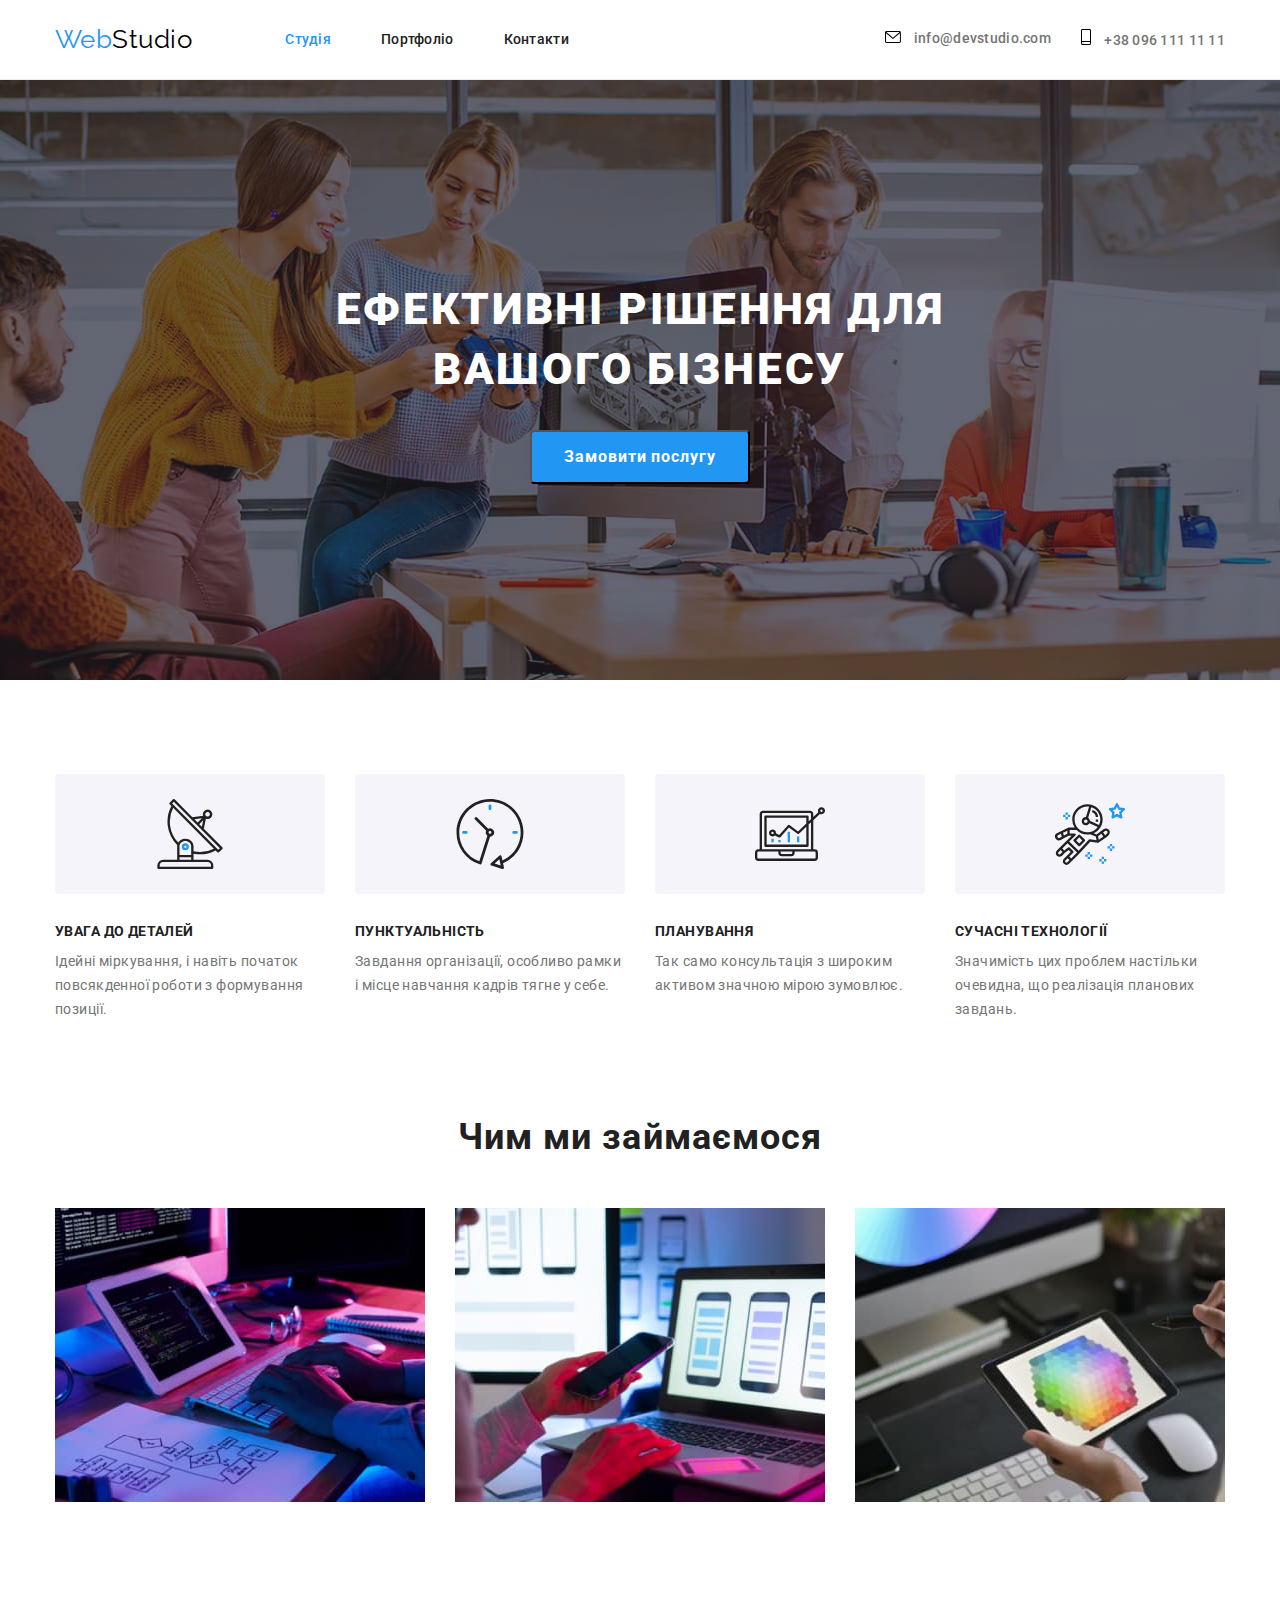
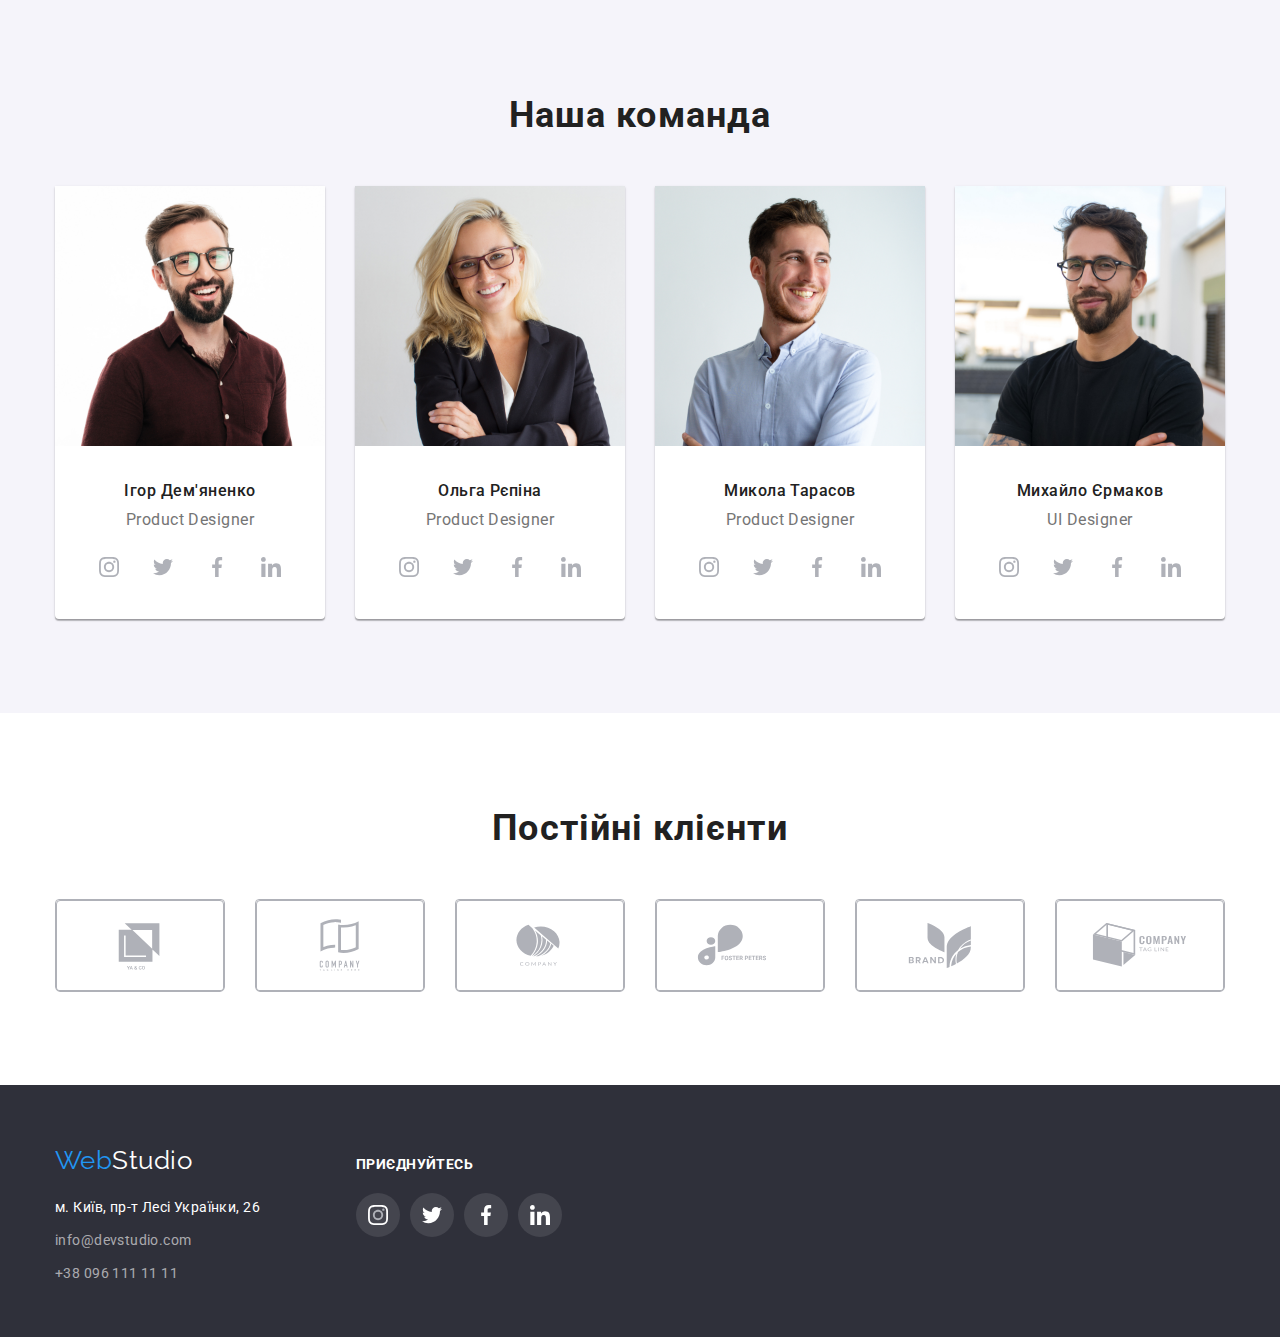
<file: index.html>
<!DOCTYPE html>
<html lang="uk">
    <head>
        <meta charset="UTF-8" />
        <meta http-equiv="X-UA-Compatible" content="IE=edge" />
        <meta name="viewport" content="width=device-width, initial-scale=1.0" />
        <title>Document</title>
        <link href="https://fonts.googleapis.com/css2?family=Raleway:wght@700&family=Roboto:wght@400;500;700;900&display=swap" rel="stylesheet" />
        <link rel="stylesheet" href="https://cdnjs.cloudflare.com/ajax/libs/modern-normalize/1.1.0/modern-normalize.min.css" />
        <link rel="stylesheet" href="./css/styles.css" />
    </head>
    <body class="page">
        <header class="page-header">
            <div class="container header-links">         
                <a href="/" class="decoration logo">
                    <span class="logo-one">Web</span><span class="logo-two">Studio</span>
                </a>
                <nav>
                <ul class="site-nav list">
                    <li class="item"><a href="./index.html" class="link current">Студія</a></li>
                    <li class="item"><a href="./portfolio.html" class="link">Портфоліо</a></li>
                    <li class="item"><a href="" class="link" >Контакти</a></li>
                </ul>
            </nav>
            <ul class="contacts list">
                <li class="item">
                    <a class="link" href="#" aria-label="mail">
                        <svg class="icon" width="16" height="12"> 
                        <use href="./images/symbol-defs.svg#icon-icon-mail-1"></use>
                        </svg> 
                        info@devstudio.com</a></li>
                <li class="item"> 
                    <a class="link" href="#" aria-label="telephone">
                        <svg class="icon" width="10" height="16"> 
                         <use href="./images/symbol-defs.svg#icon-icon-smartphone-1"></use>
                        </svg> 
                        +38 096 111 11 11</a></li>
                    </ul>
        </div>
        </header>
        <main>
            <!--Шапка сайту-->
        
                <section class="hero">
                    <div class="container"> 
                    <h1 class="hero-title">Ефективні рішення для вашого бізнесу</h1>
                    <button type="button" class="button primary">Замовити послугу</button>
                </div>
                </section>
            
            <!--Основні акценти-->
            <section class="section">
                <div class="container">
            <!-- <h2 class="section-title" Постійні пріорітети</h2>     -->
      
                <ul class="priority list">
                    <li class="priority-item icon-attantion">
                        <div class="upper">
                        <svg class="priority-icon" width="70" height="70"> 
                            <use href="./images/symbol-defs.svg#icon-antenna-1"></use>
                           </svg> 

                        </div>
                        <h3 class="title">УВАГА ДО ДЕТАЛЕЙ</h3>
                        <p class="text">
                            Ідейні міркування, і навіть початок повсякденної
                            роботи з формування позиції.
                        </p>
                    </li>
                    <li class="priority-item icon-intime">
                        <div class="upper">
                            <svg class="priority-icon" width="70" height="70"> 
                                <use href="./images/symbol-defs.svg#icon-clock-1"></use>
                               </svg> 
    
                            </div>
                        <h3 class="title">ПУНКТУАЛЬНІСТЬ</h3>
                        <p class="text">
                            Завдання організації, особливо рамки і місце
                            навчання кадрів тягне у себе.
                        </p>
                    </li>
                    <li class="priority-item icon-planning" >
                        <div class="upper">
                            <svg class="priority-icon" width="70" height="70"> 
                                <use href="./images/symbol-defs.svg#icon-diagram-1"></use>
                               </svg> 
    
                            </div>
                        <h3 class="title">ПЛАНУВАННЯ</h3>
                        <p class="text">
                            Так само консультація з широким активом значною
                            мірою зумовлює.
                        </p>
                    </li>
                    <li class="priority-item icon-approach">
                        <div class="upper">
                            <svg class="priority-icon" width="70" height="70"> 
                                <use href="./images/symbol-defs.svg#icon-astronaut-1"></use>
                               </svg> 
    
                            </div>
                        <h3 class="title">СУЧАСНІ ТЕХНОЛОГІЇ</h3>
                        <p class="text">
                            Значимість цих проблем настільки очевидна, що
                            реалізація планових завдань.
                        </p>
                    </li>
                </ul>
            </div>
            </section>
            <!--Напрямки діяльності-->
            <section class="section direction">
                <div class="container"> 
                <h2 class="section-title">Чим ми займаємося</h2>
                <ul class="image-list list">
                    <li class="image-item">
                        <img 
                            src="./images/img-operation-1.jpg"
                            alt="вид діяльності 1"
                            width="370"
                        />
                    </li>

                    <li class="image-item">
                        <img
                            src="./images/img-operation-2.jpg"
                            alt="вид діяльності 2"
                            width="370"
                        />
                    </li>

                    <li class="image-item">
                        <img
                            src="./images/img-operation-3.jpg"
                            alt="вид діяльності 3"
                            width="370"
                        />
                    </li>
                </ul>
            </div>
            </section>
            <!--Наша команда-->

            <section class="section shadow">
                <div class="container">
                <h2 class="section-title">Наша команда</h2>
                <ul class="personal list">
                    <li class="personal-card">
                        <img
                            src="./images/img1.jpg"
                            alt="фото Ігор Дем'яненко"
                            width="270"
                        />
                        <div class="personal-data">
                        <h3 class="name">Ігор Дем'яненко</h3>
                        <p class="position">Product Designer</p>
                        <ul class="social-links list">
                            <li>
                                <a class="link-svg" href="#" aria-label="Instagram">
                                <svg class="icon-socials" width="20" height="20"> 
                                    <use href="./images/symbol-defs.svg#icon-instagram-2"></use>
                                   </svg></a>
                            </li>
                            <li>
                                <a class="link-svg" href="#" aria-label="Instagram">
                                <svg class="icon-socials" width="20" height="20"> 
                                    <use href="./images/symbol-defs.svg#icon-twitter-1"></use>
                                   </svg></a>
                            </li>
                            <li>
                                <a class="link-svg" href="#" aria-label="Instagram">
                                <svg class="icon-socials" width="20" height="20"> 
                                    <use href="./images/symbol-defs.svg#icon-facebook-1"></use>
                                   </svg></a>
                            </li>
                            <li>
                                <a class="link-svg" href="#" aria-label="Instagram">
                                <svg class="icon-socials" width="20" height="20"> 
                                    <use href="./images/symbol-defs.svg#icon-linkedin-1"></use>
                                   </svg></a>
                            </li>
                        </ul>
                    </div>
                    </li>
                    <li class="personal-card">
                        <img
                            src="./images/img2.jpg"
                            alt="фото Ольга Рєпіна"
                            width="270"
                        />
                        <div class="personal-data">
                        <h3 class="name" >Ольга Рєпіна</h3>
                        <p class="position">Product Designer</p>
                        <ul class="social-links list">
                            <li class="">
                                <a class="link-svg" href="#" aria-label="Instagram">
                                <svg class="icon-socials" width="20" height="20"> 
                                    <use href="./images/symbol-defs.svg#icon-instagram-2"></use>
                                   </svg></a>
                            </li>
                            <li class="">
                                <a class="link-svg" href="#" aria-label="Instagram">
                                <svg class="icon-socials" width="20" height="20"> 
                                    <use href="./images/symbol-defs.svg#icon-twitter-1"></use>
                                   </svg></a>
                            </li>
                            <li class="">
                                <a class="link-svg" href="#" aria-label="Instagram">
                                <svg class="icon-socials" width="20" height="20"> 
                                    <use href="./images/symbol-defs.svg#icon-facebook-1"></use>
                                   </svg></a>
                            </li>
                            <li class="">
                                <a class="link-svg" href="#" aria-label="Instagram">
                                <svg class="icon-socials" width="20" height="20"> 
                                    <use href="./images/symbol-defs.svg#icon-linkedin-1"></use>
                                   </svg></a>
                            </li>
                        </ul>
                        </div>
                    </li>
                    <li class="personal-card">
                        <img
                            src="./images/img3.jpg"
                            alt="фото Микола Тарасов"
                            width="270"
                        />
                        <div class="personal-data">
                        <h3 class="name">Микола Тарасов</h3>
                        <p class="position">Product Designer</p>
                        <ul class="social-links list">
                            <li>
                                <a class="link-svg" href="#" aria-label="Instagram">
                                <svg class="icon-socials" width="20" height="20"> 
                                    <use href="./images/symbol-defs.svg#icon-instagram-2"></use>
                                   </svg></a>
                            </li>
                            <li>
                                <a class="link-svg" href="#" aria-label="Instagram">
                                <svg class="icon-socials" width="20" height="20"> 
                                    <use href="./images/symbol-defs.svg#icon-twitter-1"></use>
                                   </svg></a>
                            </li>
                            <li>
                                <a class="link-svg" href="#" aria-label="Instagram">
                                <svg class="icon-socials" width="20" height="20"> 
                                    <use href="./images/symbol-defs.svg#icon-facebook-1"></use>
                                   </svg></a>
                            </li>
                            <li>
                                <a class="link-svg" href="#" aria-label="Instagram">
                                <svg class="icon-socials" width="20" height="20"> 
                                    <use href="./images/symbol-defs.svg#icon-linkedin-1"></use>
                                   </svg></a>
                            </li>
                        </ul>
                    </div>
                    </li>
                    <li class="personal-card">
                        <img
                            src="./images/img4.jpg"
                            alt="фото Михайло Єрмаков"
                            width="270"
                        />
                        <div class="personal-data">
                        <h3 class="name">Михайло Єрмаков</h3>
                        <p class="position">UI Designer</p>
                        <ul class="social-links list">
                            <li>
                                <a class="link-svg" href="#" aria-label="Instagram">
                                <svg class="icon-socials" width="20" height="20"> 
                                    <use href="./images/symbol-defs.svg#icon-instagram-2"></use>
                                   </svg></a>
                            </li>
                            <li>
                                <a class="link-svg" href="#" aria-label="Instagram">
                                <svg class="icon-socials" width="20" height="20"> 
                                    <use href="./images/symbol-defs.svg#icon-twitter-1"></use>
                                   </svg></a>
                            </li>
                            <li>
                                <a class="link-svg" href="#" aria-label="Instagram">
                                <svg class="icon-socials" width="20" height="20"> 
                                    <use href="./images/symbol-defs.svg#icon-facebook-1"></use>
                                   </svg></a>
                            </li>
                            <li>
                                <a class="link-svg" href="#" aria-label="Instagram">
                                <svg class="icon-socials" width="20" height="20"> 
                                    <use href="./images/symbol-defs.svg#icon-linkedin-1"></use>
                                   </svg></a>
                            </li>
                        </ul>
                    </div>
                    </li>
                </ul>
                </div>
            </section>
            <!--Постійні клієнти-->
            <section class="section clients">
                <div class="container"> 
                <h2 class="section-title">Постійні клієнти</h2>
                <ul class="clients-list list">
                    <li class="client">
                        <a class="client-site" href="#" aria-label="Client1">
                        <svg class="client-icon" width="106" height="60"> 
                            <use href="./images/symbol-defs.svg#icon-client1"></use>
                           </svg></a>
                    </li>
                    <li class="client">
                        <a class="client-site" href="#" aria-label="Client2">
                        <svg class="client-icon" width="106" height="60"> 
                         <use href="./images/symbol-defs.svg#icon-client2"></use>
                        </svg></a> 
                    </li>

                    <li class="client">
                        <a class="client-site" href="#" aria-label="Client3">
                        <svg class="client-icon" width="106" height="60"> 
                         <use href="./images/symbol-defs.svg#icon-client3"></use>
                        </svg></a> 
                    </li>
                    <li class="client">
                        <a class="client-site" href="#" aria-label="Client4">
                        <svg class="client-icon" width="106" height="60"> 
                         <use href="./images/symbol-defs.svg#icon-client4"></use>
                        </svg></a> 
                    </li>
                    <li class="client">
                        <a class="client-site" href="#" aria-label="Client5">
                        <svg class="client-icon" width="106" height="60"> 
                         <use href="./images/symbol-defs.svg#icon-client5"></use>
                        </svg></a> 
                    </li>
                    <li class="client">
                        <a class="client-site" href="#" aria-label="Client6">
                        <svg class="client-icon" width="106" height="60"> 
                         <use href="./images/symbol-defs.svg#icon-client6"></use>
                        </svg></a> 
                    </li>
                </ul>
            </div>
            </section>   
        </main>
        <!--футер-->
        <footer class="footer">
            <div class="container footer-content-info">
                <div class="logo-address">
                <a href="/" class="logo decoration ">
                   <span class="logo-one">Web</span><span class="logo-three">Studio</span>
                </a>
               
                <address>
                    <ul class="address list">
                    <li><a href="/" class="post-address decoration">м. Київ, пр-т Лесі Українки, 26</a></li>
                    <li class="contact"><a href="mailto:info@devstudio.com" class="contact decoration">info@devstudio.com</a></li>
                    <li class="contact"><a href="tel:+38096111111" class="contact decoration">+38 096 111 11 11</a></li>
                </ul>
                </address>
            </div>
                <div class="socials">
                    <h3 class="caption">приєднуйтесь</h3>
                    <ul class="link-list list">
                        <li>
                            <a class="link-svg-footer" href="#" aria-label="Instagram">
                            <svg class="icon-socials" width="20" height="20"> 
                                <use href="./images/symbol-defs.svg#icon-instagram-2"></use>
                               </svg></a>
                        </li>
                        <li>
                            <a class="link-svg-footer" href="#" aria-label="Instagram">
                            <svg class="icon-socials" width="20" height="20"> 
                                <use href="./images/symbol-defs.svg#icon-twitter-1"></use>
                               </svg></a>
                        </li>
                        <li>
                            <a class="link-svg-footer" href="#" aria-label="Instagram">
                            <svg class="icon-socials" width="20" height="20"> 
                                <use href="./images/symbol-defs.svg#icon-facebook-1"></use>
                               </svg></a>
                        </li>
                        <li>
                            <a class="link-svg-footer" href="#" aria-label="Instagram">
                            <svg class="icon-socials" width="20" height="20"> 
                                <use href="./images/symbol-defs.svg#icon-linkedin-1"></use>
                               </svg></a>
                        </li>
                    </ul>
                </div>
            </div>
        
        </footer>
    </body>
</html>
</file>
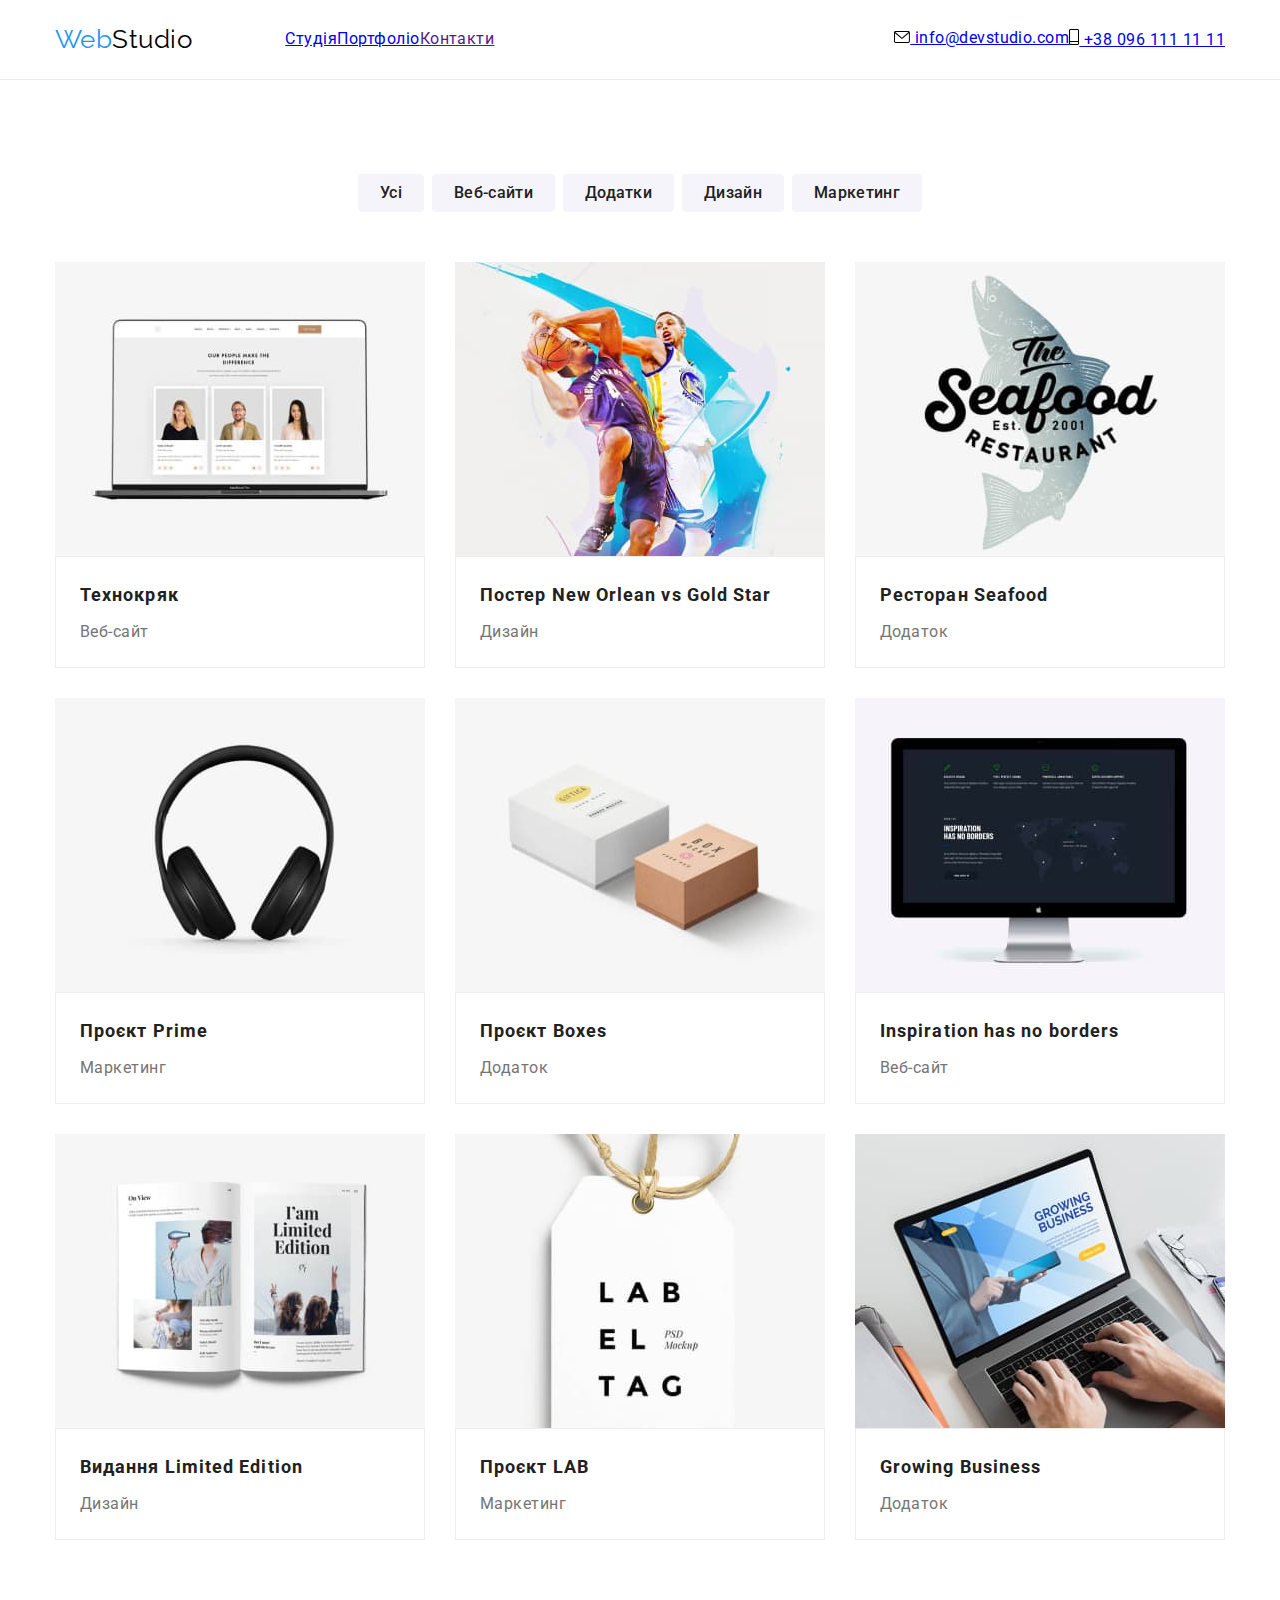
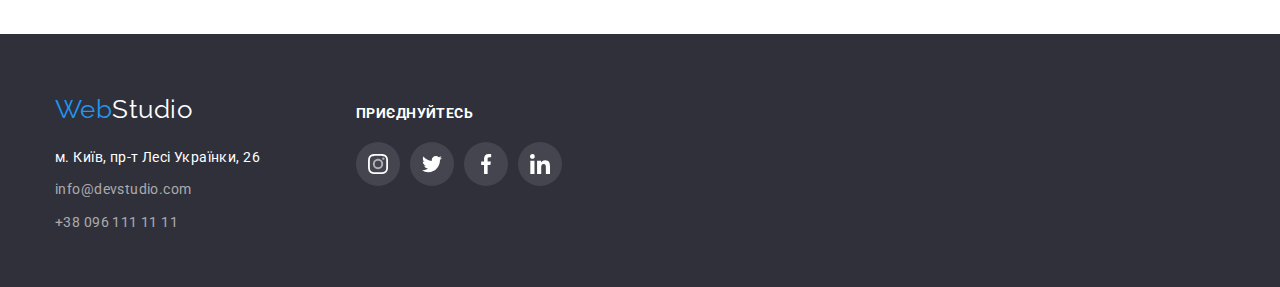
<file: portfolio.html>
<!DOCTYPE html>
<html lang="uk">
    <head>
        <meta charset="UTF-8" />
        <meta http-equiv="X-UA-Compatible" content="IE=edge" />
        <meta name="viewport" content="width=device-width, initial-scale=1.0" />
        <title>Document</title>
        <link href="https://fonts.googleapis.com/css2?family=Raleway:wght@700&family=Roboto:wght@400;500;700;900&display=swap" rel="stylesheet" />
        <link rel="stylesheet" href="https://cdnjs.cloudflare.com/ajax/libs/modern-normalize/1.1.0/modern-normalize.min.css" />
        <link rel="stylesheet" href="./css/styles.css" />
    </head>
    <body class="page">
         <header class="page-header">
            <div class="container header-links">         
                <a href="/" class="decoration logo">
                    <span class="logo-one">Web</span><span class="logo-two">Studio</span>
                </a>
                <nav>
                <ul class="site-nav list">
                    <li class="item-chapter"><a href="./index.html" class="link-chapter">Студія</a></li>
                    <li class="item-chapter"><a href="./portfolio.html" class="link-chapter current">Портфоліо</a></li>
                    <li class="item-chapter"><a href="" class="link-chapter" >Контакти</a></li>
                </ul>
            </nav>
            <ul class="contacts list">
                <li class="item-contact">
                    <a class="link-contact" href="#" aria-label="mail">
                        <svg class="icon-contact" width="16" height="12"> 
                        <use href="./images/symbol-defs.svg#icon-icon-mail-1"></use>
                        </svg> 
                        info@devstudio.com</a></li>
                <li class="item"> 
                    <a class="link-contact" href="#" aria-label="telephone">
                        <svg class="icon-contact" width="10" height="16"> 
                         <use href="./images/symbol-defs.svg#icon-icon-smartphone-1"></use>
                        </svg> 
                        +38 096 111 11 11</a></li>
                    </ul>
        </div>
        </header>
        <!--Контент сторінки портфоліо-->
        <main>
            <section class="section">
                <div class="container"> 
             <!--<h1>Наші роботи</h1>-->
             <ul class="button-filter list"> 
                 <li class="button-item"><button type="button" class="button secondary filter">Усі</button></li>
                 <li class="button-item"><button type="button" class="button secondary filter">Веб-сайти</button></li>
                 <li class="button-item"><button type="button" class="button secondary filter">Додатки</button></li>
                 <li class="button-item"><button type="button" class="button secondary filter">Дизайн</button></li>
                 <li class="button-item"><button type="button" class="button secondary filter">Маркетинг</button></li>
                </ul>
                <ul class="work-example list">
                    <li class="card-example">
                        <img class="img"
                            src="./images/img-work-1.jpg"
                            alt="веб-сайт Приклад №1"
                            width="370"
                        />
                        <div class="card-title">
                        <h2 class="name-example">Технокряк</h2>
                        <p class="branch">Веб-сайт</p></div>
                    </li>
                    <li class="card-example">
                        <img class="img"
                            src="./images/img-work-2.jpg"
                            alt="Дизайн Приклад№2"
                            width="370"
                        />
                        <div class="card-title">

                            <h2 lang="en" class="name-example" >Постер New Orlean vs Gold Star</h2>
                            <p class="branch">Дизайн</p>
                        </div>
                    </li>
                    <li class="card-example">
                        <img class="img"
                            src="./images/img-work-3.jpg"
                            alt="Додаток Приклад№3"
                            width="370"
                        />
                        <div class="card-title"> 
                            <h2 lang="en" class="name-example">Ресторан Seafood</h2>
                            <p class="branch">Додаток</p>
                        </div>
                    </li>
                    <li class="card-example">
                        <img class="img"
                            src="./images/img-work-4.jpg"
                            alt="Маркетинг Приклад№4"
                            width="370"
                        />
                        <div class="card-title">

                            <h2 lang="en" class="name-example">Проєкт Prime</h2>
                            <p class="branch">Маркетинг</p>
                        </div>
                    </li>
                    <li class="card-example">
                        <img class="img"
                            src="./images/img-work-5.jpg"
                            alt="Додаток Приклад№5"
                            width="370"
                        />
                        <div class="card-title">

                            <h2 lang="en" class="name-example">Проєкт Boxes</h2>
                            <p class="branch">Додаток</p>
                        </div>
                    </li>
                    <li class="card-example">
                        <img class="img"
                            src="./images/img-work-6.jpg"
                            alt="Веб-сайт Приклад №6"
                            width="370"
                        />
                        <div class="card-title">

                            <h2 lang="en" class="name-example">Inspiration has no borders</h2>
                            <p class="branch">Веб-сайт</p>
                        </div>
                    </li>
                    <li class="card-example">
                        <img class="img"
                            src="./images/img-work-7.jpg"
                            alt="Дизайн Приклад №7"
                            width="370"
                        />
                        <div class="card-title">

                            <h2 lang="en" class="name-example">Видання Limited Edition</h2>
                            <p class="branch">Дизайн</p>
                        </div>
                    </li>
                    <li class="card-example">
                        <img class="img"
                            src="./images/img-work-8.jpg"
                            alt="Маркетинг Приклад №8"
                            width="370"
                        />
                        <div class="card-title">

                            <h2 lang="en" class="name-example">Проєкт LAB</h2>
                            <p class="branch">Маркетинг</p>
                        </div>
                    </li>
                    <li class="card-example">
                        <img class="img"
                            src="./images/img-work-9.jpg"
                            alt="Додаток Приклад №9"
                            width="370"
                        />
                        <div class="card-title">

                            <h2 lang="en" class="name-example">Growing Business</h2>
                            <p class="branch">Додаток</p>
                        </div>
                    </li>
                </ul>
            </div>
            </section>
        </main>
        <!--футер-->
        <footer class="footer">
            <div class="container footer-content-info">
                <div class="logo-address">
                <a href="/" class="logo decoration ">
                   <span class="logo-one">Web</span><span class="logo-three">Studio</span>
                </a>
               
                <address>
                    <ul class="address list">
                    <li><a href="/" class="post-address decoration">м. Київ, пр-т Лесі Українки, 26</a></li>
                    <li class="contact"><a href="mailto:info@devstudio.com" class="contact decoration">info@devstudio.com</a></li>
                    <li class="contact"><a href="tel:+38096111111" class="contact decoration">+38 096 111 11 11</a></li>
                </ul>
                </address>
            </div>
                <div class="socials">
                    <h3 class="caption">приєднуйтесь</h3>
                    <ul class="link-list list">
                        <li>
                            <a class="link-svg-footer" href="#" aria-label="Instagram">
                            <svg class="icon-socials" width="20" height="20"> 
                                <use href="./images/symbol-defs.svg#icon-instagram-2"></use>
                               </svg></a>
                        </li>
                        <li>
                            <a class="link-svg-footer" href="#" aria-label="Instagram">
                            <svg class="icon-socials" width="20" height="20"> 
                                <use href="./images/symbol-defs.svg#icon-twitter-1"></use>
                               </svg></a>
                        </li>
                        <li>
                            <a class="link-svg-footer" href="#" aria-label="Instagram">
                            <svg class="icon-socials" width="20" height="20"> 
                                <use href="./images/symbol-defs.svg#icon-facebook-1"></use>
                               </svg></a>
                        </li>
                        <li>
                            <a class="link-svg-footer" href="#" aria-label="Instagram">
                            <svg class="icon-socials" width="20" height="20"> 
                                <use href="./images/symbol-defs.svg#icon-linkedin-1"></use>
                               </svg></a>
                        </li>
                    </ul>
                </div>
            </div>
        
        </footer>
    </body>
</html>
</file>
<file: css/styles.css>
:root {
    --primary-text-color: #2F303A;
    --title-text-color: #212121;
--primaty-white-color: #FFFFFF;
    --accent-color: #2196F3;
    --icon-color: #afb1b8;
}

.page {  
margin: 0;
font-family: 'Roboto', sans-serif;
background-color: white;
color:#757575 ;
letter-spacing: 0.03em;
}

.page-header {
padding-top: 24px;
padding-bottom: 24px;
border-bottom:1px solid #ECECEC;
}
.decoration {
text-decoration: none;
}

.header-links {
display: flex;
padding-left: 0;
align-items: center;
}

.container {
margin: 0 auto;
padding-left: 15px;
padding-right: 15px;
width: 1200px; 
}

.header-links {
margin: auto;
}

/* logo */
.logo {
font-family: 'Raleway', sans-serif;
font-style: Bold;
font-size: 26px;
line-height: 1.2;
}

.logo-one {
color:var(--accent-color);
}

.logo-two {
color:#000000;
}

.logo-three {
color: #FFFFFF;
}

.list {   
margin: 0;
padding: 0;
list-style: none;
}

.site-nav  {
margin-left: 93px;
display: flex;
}

.site-nav .item:not(:last-child) {
margin-right: 50px;
}

.site-nav .link, .contacts .link {
color:var(--title-text-color);
font-weight: 500;
font-size: 14px;
line-height: 1.14;
letter-spacing: 0.02em;
text-decoration: none;
}

.contacts {
margin-left: auto;
display: flex;  
justify-content: flex-end;
}

.contacts .item:not(:last-child) {
margin-right: 30px;
}

.item {
    align-items: center;}

.icon {
      margin-right: 10px;
    
}


.contacts .link:hover,
.contacts .link:focus {
    fill: var(--accent-color);   
}

.contacts .link {
color: #757575 ;
 }

.site-nav .link:hover,
.site-nav .link:focus 
{
color: var(--accent-color);
}

.site-nav .link.current {
color: var(--accent-color);
}

.contacts .link:hover,
.contacts .link:focus {
color: var(--accent-color);
}

.contacts .link.current {
color: var(--accent-color);
}

.hero {
background-image: 
linear-gradient( rgba(47, 48, 58, 0.4), rgba(47, 48, 58, 0.4)),
 url(../images/hero-img.jpg);
max-width: 1600px;
height: 600px;
margin-left: auto;
margin-right: auto;
background-position:center;

background-size: cover;
background-repeat: no-repeat;
padding-top: 200px;
padding-bottom: 200px;
text-align: center;


}

.footer {

background-color:#2F303A;
}

.hero-title {
margin-top :0px;
margin-bottom: 30px;
margin-left: auto;
margin-right: auto;
width: 696px;
color: #FFFFFF;
font-weight: 900;
font-size: 44px;
line-height: 1.36;
letter-spacing: 0.06em;
text-transform: uppercase;
}

.button {
padding: 10px 32px ;
font-family: inherit;
color:var(--title-text-color); 
background: #F5F4FA;
font-weight: 500;
font-size: 14px;
line-height: 1.62;
letter-spacing: 0.02em;
border-radius: 4px;

}

.button.primary {
background-color:var(--accent-color);
color: var(--primaty-white-color);
font-weight: 700;
font-size: 16px;
line-height: 1.88;
letter-spacing: 0.06em; 
}

.button.secondary {
background-color: F5F4FA;
color:var(--title-text-color);
border: none;
}

.button.secondary:hover,
.button.secondary:focus {
 background-color:var(--accent-color);
color: var(--primaty-white-color); 
box-shadow: 0px 1px 1px rgba(0, 0, 0, 0.12), 0px 4px 4px rgba(0, 0, 0, 0.06), 1px 4px 6px rgba(0, 0, 0, 0.16); 
}

.button.secondary:current {
background-color:var(--accent-color);
color: var(--primaty-white-color);

}

.section {
padding-top: 94px;
padding-bottom: 94px;
  
}
.direction {
padding-top: 0;
}

.section-title {
margin-top: 0;
margin-bottom: 0;
color:var(--title-text-color);
font-size: 36px;
line-height: 1.17;
text-align: center;
letter-spacing: 0.03em;
} 

.priority {
display: flex;
} 

.priority-item {
width: 270px;
} 

.priority-item:not(:last-child) {
margin-right: 30px;
}

.upper {
    background: #F5F4FA;
    border-radius: 4px;
    display: flex;
    height: 120px;
    justify-content:center ;
    align-items: center;   
   
 }

.priority-icon {
    fill: var(--title-text-color);
}
.title   {

margin-top: 30px;
margin-bottom: 10px;
color:var(--title-text-color);
font-size: 14px;
line-height: 1.14;
letter-spacing: 0.03em;
text-transform: uppercase;
}


.priority .text {
margin-top: 0; 
margin-bottom: 0;   
font-size: 14px;
line-height: 1.7;
letter-spacing: 0.03em;
}

.image-list,
.clients-list {
margin-top: 50px;
display: flex;
}

.image-item:not(:last-child) {
margin-right: 30px;
}

.shadow {
background: #F5F4FA;
padding-bottom: 94px;
}

.personal {
margin-top: 50px;
display: flex;
}

.personal-card {
width: 270px;
background-color: #FFFFFF;
box-shadow: 0px 1px 3px rgba(0, 0, 0, 0.12), 0px 1px 1px rgba(0, 0, 0, 0.14), 0px 2px 1px rgba(0, 0, 0, 0.2);
border-radius: 0px 0px 4px 4px;

}
.personal-card:not(:last-child) {
margin-right: 30px;
}

.personal-data {
padding-top: 30px;
padding-bottom: 30px;
text-align: center;
}

.name {
margin-bottom: 0;
margin-top: 0;
color:var(--title-text-color);
font-weight: 500;
font-size: 16px;
line-height: 1.19;
}

.position {
margin-top: 10px;
margin-bottom: 0;     
font-size: 16px;
line-height: 1.19;
letter-spacing: 0.03em;
}

.social-links {
    margin-top: 16px;
    margin-left: 32px;
    margin-right: 32px;
    width: 206px;
    height: 44px;
display: flex;
gap: 10px;
align-items: center;
color:var(--icon-color) ;
}

.link-svg {   
    display: flex;  
    justify-content: center;
    align-items: center;
    width: 44px;
    height: 44px;
border-radius: 50%;
background-color: transparent;
color:var(--icon-color) ;
}
.icon-socials {
    fill:currentColor;
 }
.link-svg:hover,
.link-svg:focus {
    background-color:var(--accent-color); 
    color: #fff;
}
.client {
    display: flex;
    width: 170px;
    height: 92px;
  

border: 1px solid #AFB1B8 ;
border-radius: 4px;}

.client:not(:last-child) {
    margin-right: 30px;
}
.client-site {  
    display: flex;
    width: 170px;
    height: 92px;
    display: flex;
    justify-content: center;
    align-items: center;
    background-color: transparent; 
    border: 1px solid #AFB1B8 ;
    border-radius: 4px;}
   
.client-site {
    fill:#AFB1B8 ;
   
}
.client-icon:hover {
    fill: var(--accent-color);
}
.client-site:hover,
.client:focus {
  fill: var(--accent-color);
  border: 1px solid var(--accent-color); 
}

.link-list {
    gap: 10px;
}


/* footer */

.footer {
padding-top: 60px;
padding-bottom: 60px;

}

.footer-content-info {
    display: flex;
    align-items: baseline;
}

.logo-address {
    display: block;
}

.post-address, .address .contact {
margin-right: 0;
    color: #FFFFFF ;
font-family: 'Roboto';
font-style: normal;
font-size: 14px;
line-height: 1.71;
letter-spacing: 0.03em;

}
.address {

    margin-right: 0;
    margin-bottom: 0;
    margin-top: 20px;
width: 231px;
height: 81px;
}

.contact {
margin-top: 9px;
}

.address .contact {
color: rgba(255, 255, 255, 0.6);
 }

.address .contact:hover,
.address .contact:focus {
color: var(--accent-color);  
}

.socials {
    margin-top: 12px;
    margin-left:70px;
    margin-right: 0;
    margin-top: px;
 
width: 206px;
height: 80px;

}

.caption {
    margin-top: 0;
   margin-bottom: 20px;
    font-size: 14px;
    line-height: 1.14;
    letter-spacing: 0.03em;
    text-transform: uppercase;
    
    color:var(--primaty-white-color);
      
}
.link-list {
    display: flex;
}
.link-svg-footer {
    display: flex;  
    justify-content: center;
    align-items: center;
    width: 44px;
    height: 44px;
border-radius: 50%;
background-color:rgba(255, 255, 255, 0.1);;
color:var(--primaty-white-color) ;   
}
.link-svg-footer:hover,
.link-svg-footer:focus {
    background-color:var(--accent-color); 
    color: #fff;
}


/* portfolio */

.button-filter {

margin-bottom: 50px;
display: flex;
justify-content: center;
}
.filter {
    padding: 6px 22px ;
    font-size: 16px;
}

.button-item:not(:last-child) {
margin-right: 8px;
}

.work-example {
display: flex;
flex-wrap: wrap;
    
}
.card-example {
    margin-bottom: 30px;
    width: 370px;
    background-color: #FFFFFF; 
}
.work-example .card-example:hover,
.work-example .card-example:focus {
    box-shadow: 0px 1px 1px rgba(0, 0, 0, 0.12), 0px 4px 4px rgba(0, 0, 0, 0.06), 1px 4px 6px rgba(0, 0, 0, 0.16);
}


.img {
display: block;
max-width: 100%;
height: auto;
}

.card-title { 
padding: 20px 24px;
border: 1px solid #EEEEEE;
}

.card-example:nth-last-child(-n+3) {
margin-bottom: 0;
 }

.card-example {
margin-right: 30px;
}

.card-example:nth-child(3n){
margin-right: 0px;
}

.name-example {
margin-bottom: 0; 
margin-top: 0;
color:var(--title-text-color);  
font-size: 18px;
line-height: 2;
letter-spacing: 0.06em;
}

.branch {
margin-top: 4px;
margin-bottom: 0;
font-size: 16px;
line-height: 1.88;
letter-spacing: 0.03em;
}
</file>
